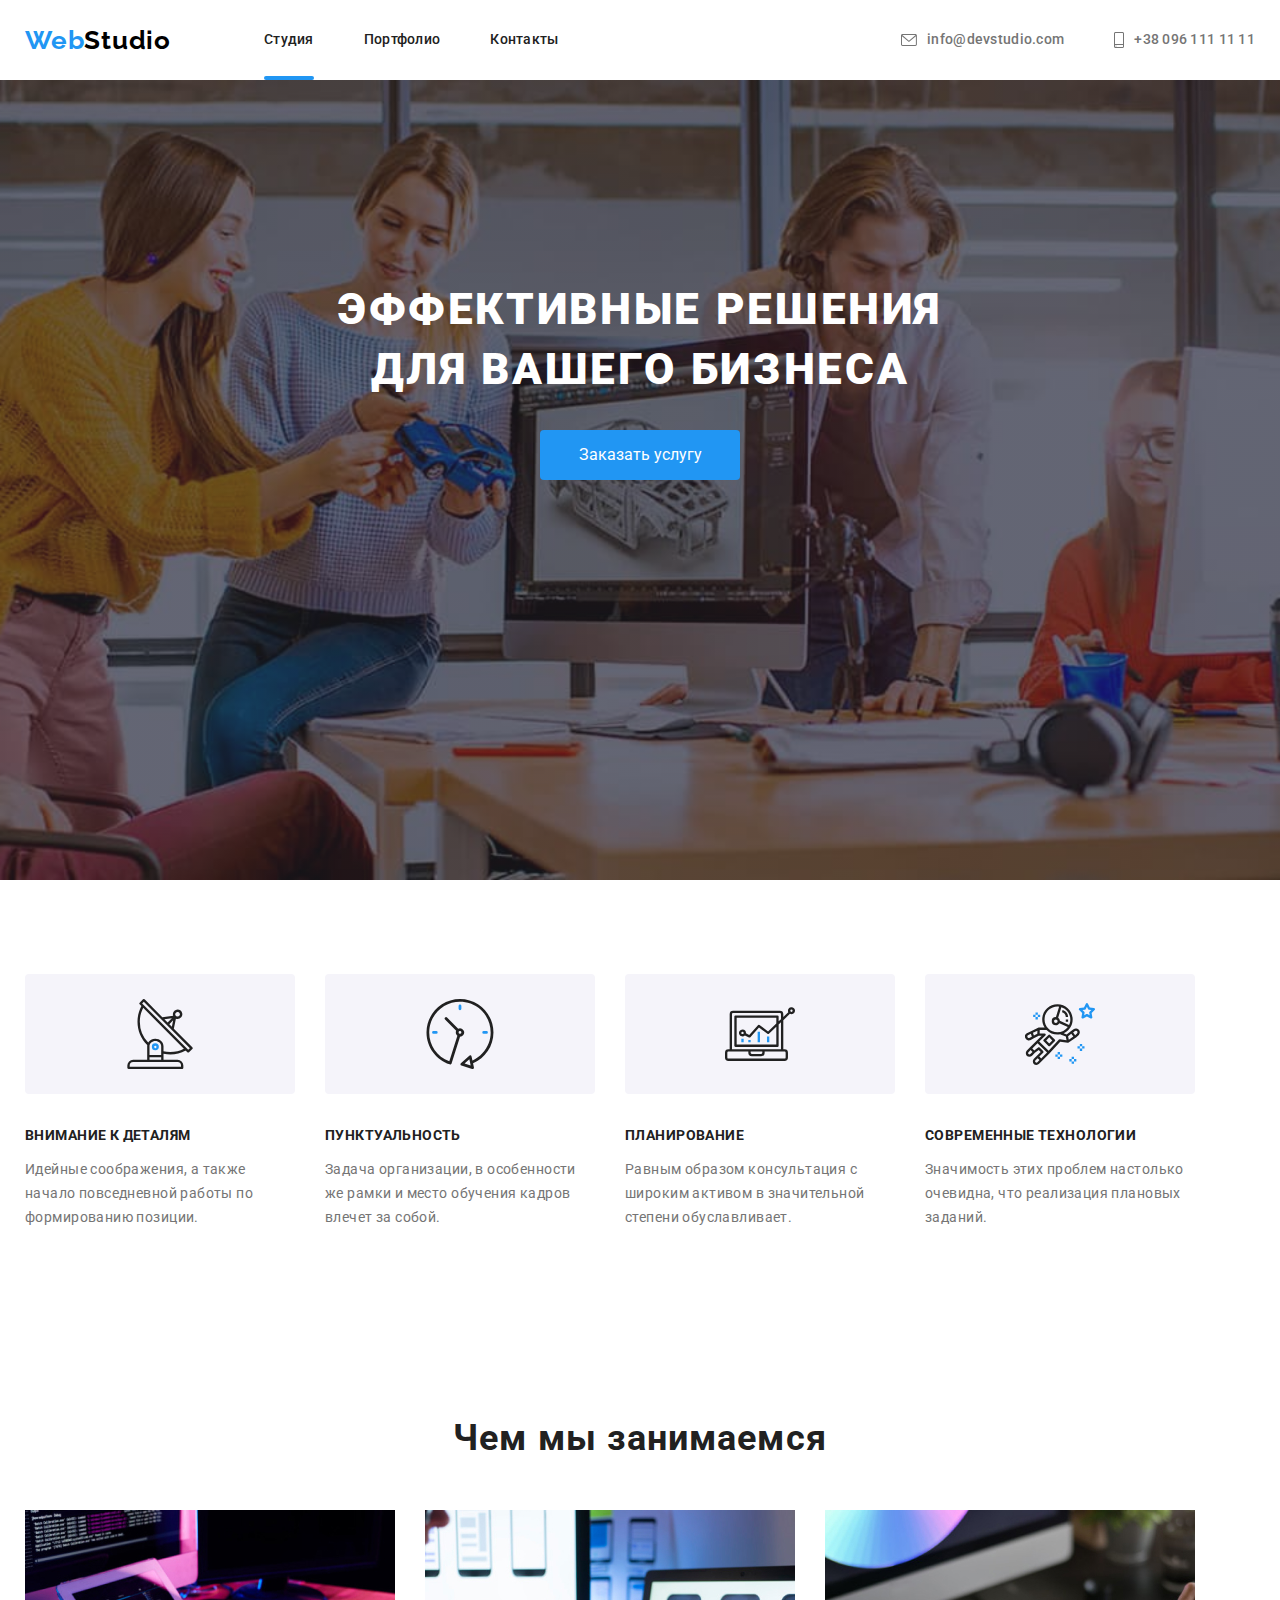
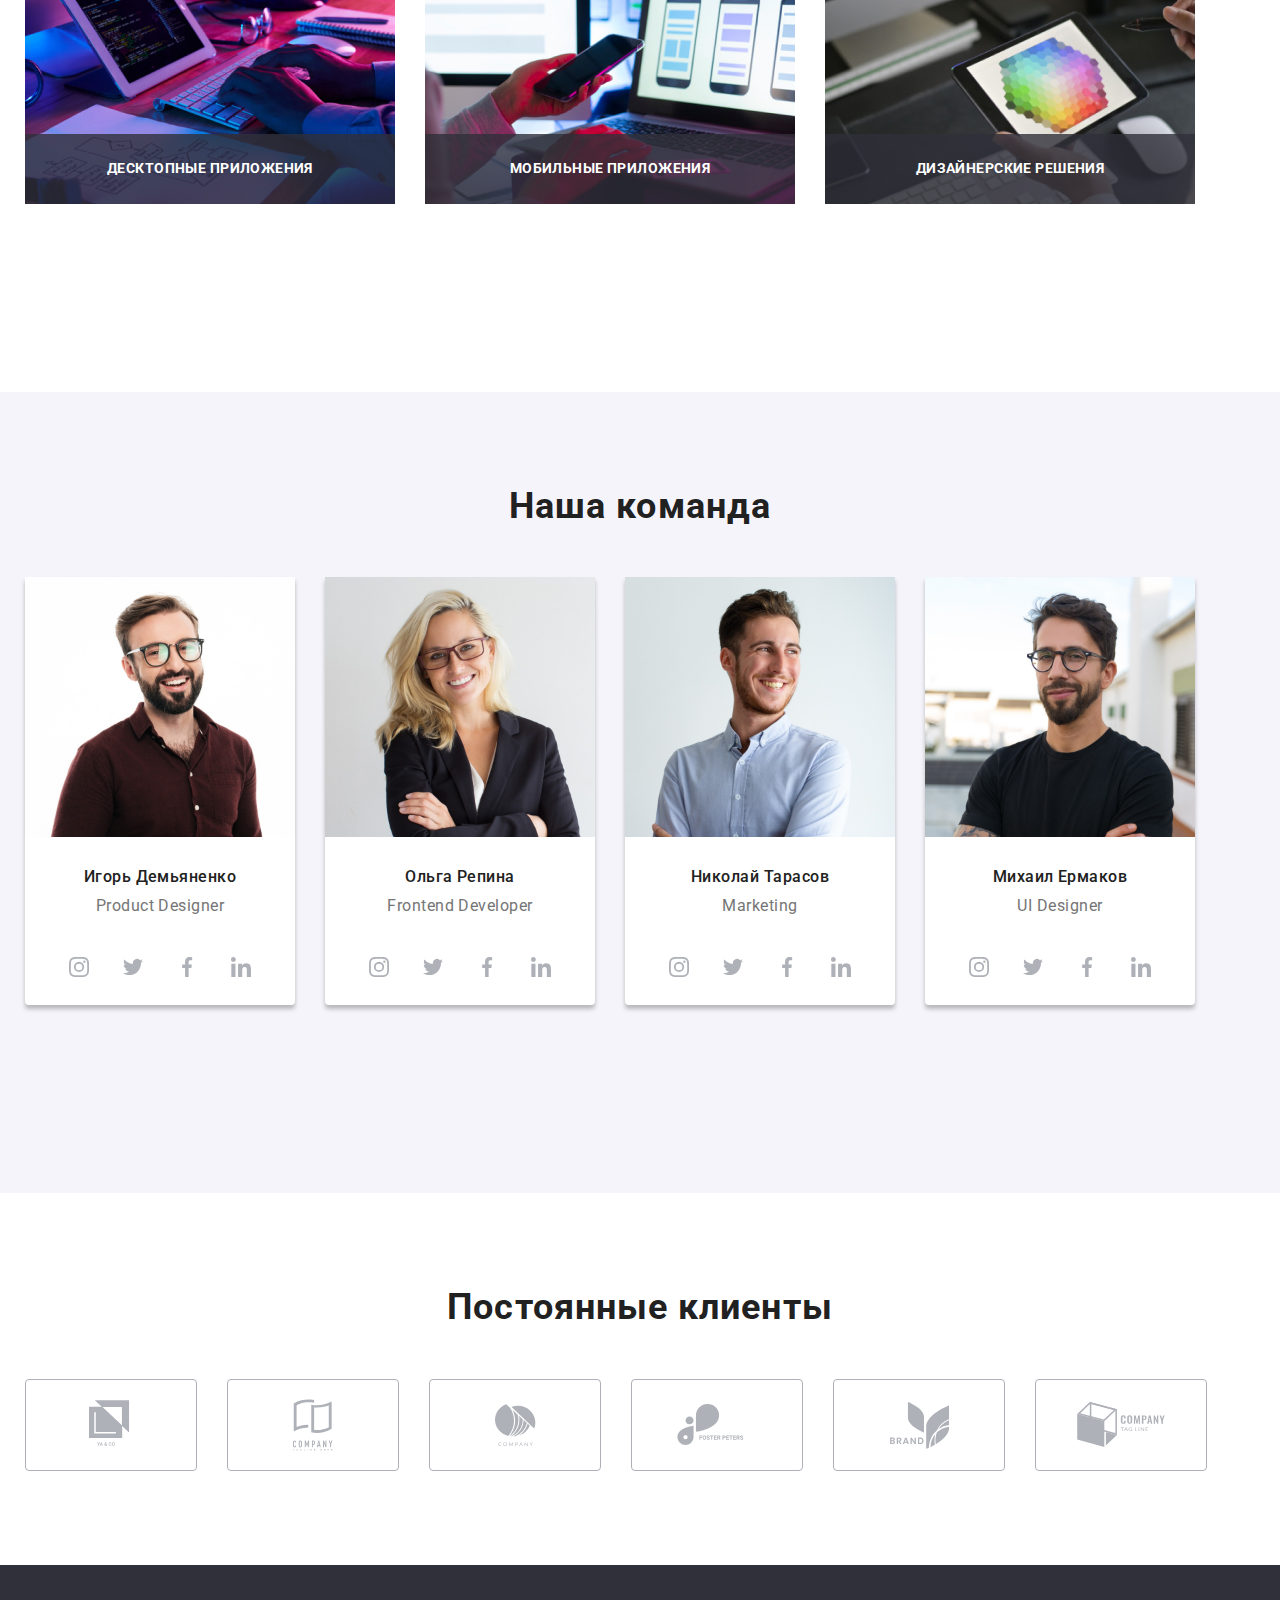
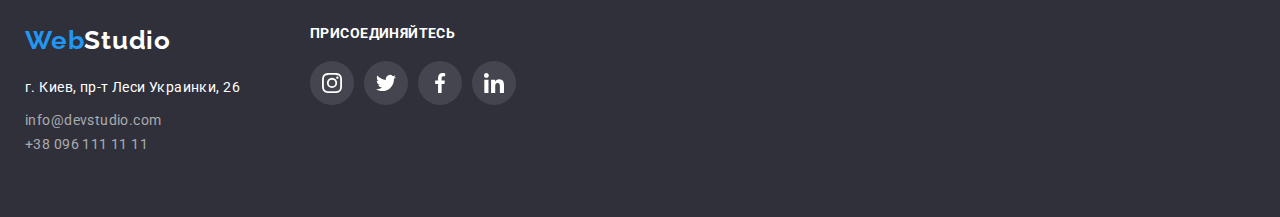
<file: index.html>
<!DOCTYPE html>
<html lang="ru">
<head>
    <meta charset="UTF-8">
    <meta http-equiv="X-UA-Compatible" content="IE=edge">
    <meta name="viewport" content="width=device-width, initial-scale=1.0">
    <meta name="description" content="Веб студия">
    <title>WebStudio</title>
<link rel="preconnect" href="https://fonts.gstatic.com">
<link href="https://fonts.googleapis.com/css2?family=Raleway:wght@700&family=Roboto:wght@400;500;700;900&display=swap"
    rel="stylesheet">
<link rel="stylesheet" href="https://cdnjs.cloudflare.com/ajax/libs/modern-normalize/1.0.0/modern-normalize.min.css"
    integrity="sha512-ISS7cAi1PEhQ8jnbJpJZMd29NlhNj4AWYyLOSp2CE/CsHxTCu+r+t0D2yoJudVrd0/8fTVPUVDzY5Tvli75u/g=="
    crossorigin="anonymous" />
    <link rel="stylesheet" href=" css/styles.css"/>

</head>
<body>
    <header id="logo" class="container nav-main">
        <a class="logo-color-text" href="#logo"><span class="logo-text">Web</span>Studio</a>
        <nav>
            <ul class="site-nav list">
                <li class="nav-item"><a class="link-header active-link-header" href="./index.html">Студия</a></li>
                <li class="nav-item"><a class="link-header" href="./portfolio.html">Портфолио</a></li>
                <li class="nav-item"><a class="link-header" href="#contacts">Контакты</a></li>
            </ul>
        </nav>
        <ul class="nav-contact-us-header list">
            <li class="nav-contact-us-item">
                <a class="contact-us-header" href="mailto:info@devstudio.com">
                    <svg class="contact-icon" width="16px" height="12px">
                        <use href="images/sprite.svg#icon-icon-envelope-contact"></use>
                    </svg>info@devstudio.com</a>
            </li>
            <li class="nav-contact-us-item">
                <a class="contact-us-header" href="tel:+380961111111">
                <svg class="contact-icon" width="10px" height="16px">
                    <use href="images/sprite.svg#icon-icon-smartphone-contact"></use>
                </svg>+38 096 111 11 11</a>
            </li>
        </ul>
    </header>

    <main>
        <section class="section-buy">
            <div class="container">
                <h1 class="main-title">Эффективные решения<br>для вашего бизнеса</h1>
                <div>
                    <button type="button" class="button-buy" data-modal-open>Заказать услугу</button>
                </div>
            </div>
        </section>


        <section class="section">
            <div class="container">
                <ul class="value-p-list list">
                    <li class="value-list">
                        <div class="icon-value">
                            <svg class="icon">
                                <use href="./images/sprite.svg#icon-icon-antenna-value"></use>
                            </svg>
                        </div>
                        <h3 class="title-company-value">Внимание к деталям</h3>
                        <p class="text-paragraph">
                            Идейные соображения, а также начало повседневной работы по формированию позиции.
                        </p>
                    </li>
                    <li class="value-list">
                        <div class="icon-value">
                            <svg class="icon">
                                <use href="./images/sprite.svg#icon-icon-clock-value"></use>
                            </svg>
                        </div>
                        <h3 class="title-company-value">Пунктуальность</h3>
                        <p class="text-paragraph">
                            Задача организации, в особенности же рамки и место обучения кадров влечет за собой.
                        </p>
                    </li>
                    <li class="value-list">
                        <div class="icon-value">
                            <svg class="icon">
                                <use href="./images/sprite.svg#icon-icon-diagram-value"></use>
                            </svg>
                        </div>
                        <h3 class="title-company-value">Планирование</h3>
                        <p class="text-paragraph">
                            Равным образом консультация с широким активом в значительной степени обуславливает.
                        </p>
                    </li>
                    <li class="value-list">
                        <div class="icon-value">
                            <svg class="icon">
                                <use href="./images/sprite.svg#icon-icon-astronaut-value"></use>
                            </svg>
                        </div>
                        <h3 class="title-company-value">Современные технологии</h3>
                        <p class="text-paragraph">
                            Значимость этих проблем настолько очевидна, что реализация плановых заданий.
                        </p>
                    </li>
                </ul>
            </div>
        </section>
        <section class="section">
            <div class="container">
                <h2 class="section-title">Чем мы занимаемся</h2>
                <div>
                    <ul class="what-we-do list">
                        <li class="what-we-do-item">
                            <div class="what-we-do-thumb">
                                <img src="images/sec-2-img-1.jpeg" alt="Планшет с клавиатурой" width="370">
                                <div class="what-we-do-p">
                                    <p class="what-we-do-text">Десктопные приложения</p>
                                </div>
                            </div>
                        </li>
                        <li class="what-we-do-item">
                            <div class="what-we-do-thumb">
                                <img src="images/sec-2-img-2.jpeg" alt="Ноутбук" width="370">
                                <div class="what-we-do-p">
                                    <p class="what-we-do-text">Мобильные приложения</p>
                                </div>
                            </div>
                        </li>
                        <li class="what-we-do-item">
                            <div class="what-we-do-thumb">
                                <img src="images/sec-2-img-3.jpeg" alt="Планшет" width="370">
                                <div class="what-we-do-p">
                                    <p class="what-we-do-text">Дизайнерские решения</p>
                                </div>
                            </div>
                        </li>
                    </ul>
                </div>
            </div>
        </section>
        <section class="section-our-team">
            <div class="container">
                <h2 class="section-title">Наша команда</h2>
                <ul class="our-team list">
        
                    <li class="our-team-item">
                        <img src="images/ihor-demianenko-product-designer.jpeg" alt="Игорь Демьяненко Product Designer"
                            width="270">
                        <h2 class="our-team-person">Игорь Демьяненко</h2>
                        <h3 class="our-team-title">Product Designer</h3>

                        <ul class="social-link list">
                            <li class="social-icon-item">
                                <a href=# class="social-icon-list" aria-label="instagram">
                                    <svg class="social-icon">
                                        <use href="images/sprite.svg#icon-icon-instagram"></use>
                                    </svg>
                                </a>
                            </li>

                            <li class="social-icon-item">
                                <a href=# class="social-icon-list" aria-label="twitter">
                                    <svg class="social-icon">
                                        <use href="images/sprite.svg#icon-icon-twitter"></use>
                                    </svg>
                                </a>
                            </li>


                            <li class="social-icon-item">
                                <a href=# class="social-icon-list" aria-label="facebook">
                                    <svg class="social-icon">
                                        <use href="images/sprite.svg#icon-icon-facebook"></use>
                                    </svg>
                                </a>
                            </li>


                            <li class="social-icon-item">
                                <a href=# class="social-icon-list" aria-label="linkedin">
                                    <svg class="social-icon">
                                        <use href="images/sprite.svg#icon-icon-linkedin"></use>
                                    </svg>
                                </a>
                            </li>
                        </ul>
                    </li>
        
                    <li class="our-team-item">
                        <img src="images/olha-repina-frontend-developer.jpeg" alt="Ольга Репина Frontend Developer" width="270">
                        <h2 class="our-team-person">Ольга Репина</h2>
                        <h3 class="our-team-title">Frontend Developer</h3>

                        <ul class="social-link list">
                            <li class="social-icon-item">
                                <a href=# class="social-icon-list" aria-label="instagram">
                                    <svg class="social-icon">
                                        <use href="images/sprite.svg#icon-icon-instagram"></use>
                                    </svg>
                                </a>
                            </li>
                        
                            <li class="social-icon-item">
                                <a href=# class="social-icon-list" aria-label="twitter">
                                    <svg class="social-icon">
                                        <use href="images/sprite.svg#icon-icon-twitter"></use>
                                    </svg>
                                </a>
                            </li>
                        
                        
                            <li class="social-icon-item">
                                <a href=# class="social-icon-list" aria-label="facebook">
                                    <svg class="social-icon">
                                        <use href="images/sprite.svg#icon-icon-facebook"></use>
                                    </svg>
                                </a>
                            </li>
                        
                        
                            <li class="social-icon-item">
                                <a href=# class="social-icon-list" aria-label="linkedin">
                                    <svg class="social-icon">
                                        <use href="images/sprite.svg#icon-icon-linkedin"></use>
                                    </svg>
                                </a>
                            </li>
                        </ul>



                    </li>
                    <li class="our-team-item">
                        <img src="images/nikolay-tarasov-marketing.jpeg" alt="Николай Тарасов Marketing" width="270">
                        <h2 class="our-team-person">Николай Тарасов</h2>
                        <h3 class="our-team-title">Marketing</h3>

                        <ul class="social-link list">
                            <li class="social-icon-item">
                                <a href=# class="social-icon-list" aria-label="instagram">
                                    <svg class="social-icon">
                                        <use href="images/sprite.svg#icon-icon-instagram"></use>
                                    </svg>
                                </a>
                            </li>
                        
                            <li class="social-icon-item">
                                <a href=# class="social-icon-list" aria-label="twitter">
                                    <svg class="social-icon">
                                        <use href="images/sprite.svg#icon-icon-twitter"></use>
                                    </svg>
                                </a>
                            </li>
                        
                        
                            <li class="social-icon-item">
                                <a href=# class="social-icon-list" aria-label="facebook">
                                    <svg class="social-icon">
                                        <use href="images/sprite.svg#icon-icon-facebook"></use>
                                    </svg>
                                </a>
                            </li>
                        
                        
                            <li class="social-icon-item">
                                <a href=# class="social-icon-list" aria-label="linkedin">
                                    <svg class="social-icon">
                                        <use href="images/sprite.svg#icon-icon-linkedin"></use>
                                    </svg>
                                </a>
                            </li>
                        </ul>



                    </li>
                    <li class="our-team-item">
                        <img src="images/mikhail-ermakov-ui-designer.jpeg" alt="Михаил Ермаков UI Designer" width="270">
                        <h2 class="our-team-person">Михаил Ермаков</h2>
                        <h3 class="our-team-title">UI Designer</h3>

                        <ul class="social-link list">
                            <li class="social-icon-item">
                                <a href=# class="social-icon-list" aria-label="instagram">
                                    <svg class="social-icon">
                                        <use href="images/sprite.svg#icon-icon-instagram"></use>
                                    </svg>
                                </a>
                            </li>
                        
                            <li class="social-icon-item">
                                <a href=# class="social-icon-list" aria-label="twitter">
                                    <svg class="social-icon">
                                        <use href="images/sprite.svg#icon-icon-twitter"></use>
                                    </svg>
                                </a>
                            </li>
                        
                        
                            <li class="social-icon-item">
                                <a href=# class="social-icon-list" aria-label="facebook">
                                    <svg class="social-icon">
                                        <use href="images/sprite.svg#icon-icon-facebook"></use>
                                    </svg>
                                </a>
                            </li>
                        
                        
                            <li class="social-icon-item">
                                <a href=# class="social-icon-list" aria-label="linkedin">
                                    <svg class="social-icon">
                                        <use href="images/sprite.svg#icon-icon-linkedin"></use>
                                    </svg>
                                </a>
                            </li>
                        </ul>
                    </li>
                </ul>
            </div>
        </section>

        <section class="our-client">
            <div class="container">
                <h2 class="section-title">Постоянные клиенты</h2>
                <ul class="our-client-list list">
                    <li class="client-list">
                        <a href=# class="our-client-item">
                            <svg class="our-client-logo" width="44.27px" height="49.23px">
                                <use href="images/sprite.svg#icon-icon-logo-1"></use>
                            </svg>
                        </a>
                    </li>
                    <li class="client-list">
                        <a href=# class="our-client-item">
                            <svg class="our-client-logo" width="40px" height="52px">
                                <use href="images/sprite.svg#icon-icon-logo-2"></use>
                            </svg>
                        </a>
                    </li>
                    <li class="client-list">
                        <a href=# class="our-client-item">
                            <svg class="our-client-logo" width="41px" height="42.6px">
                                <use href="images/sprite.svg#icon-icon-logo-3"></use>
                            </svg>
                        </a>
                    </li>
                    <li class="client-list">
                        <a href=# class="our-client-item">
                            <svg class="our-client-logo" width="79.66px" height="42.02px">
                                <use href="images/sprite.svg#icon-icon-logo-4"></use>
                            </svg>
                        </a>
                    </li>
                    <li class="client-list">
                        <a href=# class="our-client-item">
                            <svg class="our-client-logo" width="59px" height="47px">
                                <use href="images/sprite.svg#icon-icon-logo-5"></use>
                            </svg>
                        </a>
                    </li>
                    <li class="client-list">
                        <a href=# class="our-client-item">
                            <svg class="our-client-logo" width="88.48px" height="45.44px">
                                <use href="images/sprite.svg#icon-icon-logo-6"></use>
                            </svg>
                        </a>
                    </li>

                </ul>

            </div>

        </section>



        <footer class="footer">
            <div class="container logo-footer">
                <div class="block-address">
                    <a class="logo-text" href="#logo">Web<span class="logo-color-text-footer">Studio</span></a>
                    <address class="address-footer">г. Киев, пр-т Леси Украинки, 26</address>
                    <ul class="list">
                        <li><a class="contact-us-footer" href="mailto:info@devstudio.com">info@devstudio.com</a></li>
                        <li><a class="contact-us-footer" href="tel:+380961111111">+38 096 111 11 11</a></li>
                    </ul>
                </div>


                <div>

                    <h4 class="footer-social-title">Присоединяйтесь</h4>
                    <ul class="social-link list">
                        <li class="social-icon-item">
                            <a href=# class="social-icon-list-footer" aria-label="instagram">
                                <svg class="social-icon">
                                    <use href="images/sprite.svg#icon-icon-instagram"></use>
                                </svg>
                            </a>
                        </li>
                    
                        <li class="social-icon-item">
                            <a href=# class="social-icon-list-footer" aria-label="twitter">
                                <svg class="social-icon">
                                    <use href="images/sprite.svg#icon-icon-twitter"></use>
                                </svg>
                            </a>
                        </li>
                    
                    
                        <li class="social-icon-item">
                            <a href=# class="social-icon-list-footer" aria-label="facebook">
                                <svg class="social-icon">
                                    <use href="images/sprite.svg#icon-icon-facebook"></use>
                                </svg>
                            </a>
                        </li>
                    
                    
                        <li class="social-icon-item">
                            <a href=# class="social-icon-list-footer" aria-label="linkedin">
                                <svg class="social-icon">
                                    <use href="images/sprite.svg#icon-icon-linkedin"></use>
                                </svg>
                            </a>
                        </li>
                    </ul>
                </div>
            </div>          
        </footer>
    </main>

    <div class="backdrop is-hidden" data-modal>
        <div class="modal">

            <button class="icon-close-modal" data-modal-close>
                <svg class="button-close-modal" width="18px" height="18px">
                    <use href="images/sprite.svg#icon-icon-close-modal"></use>
                </svg></button>

        </div>

    </div>

    <script src="./js/modal.js"></script>
</body>
</html>
</file>
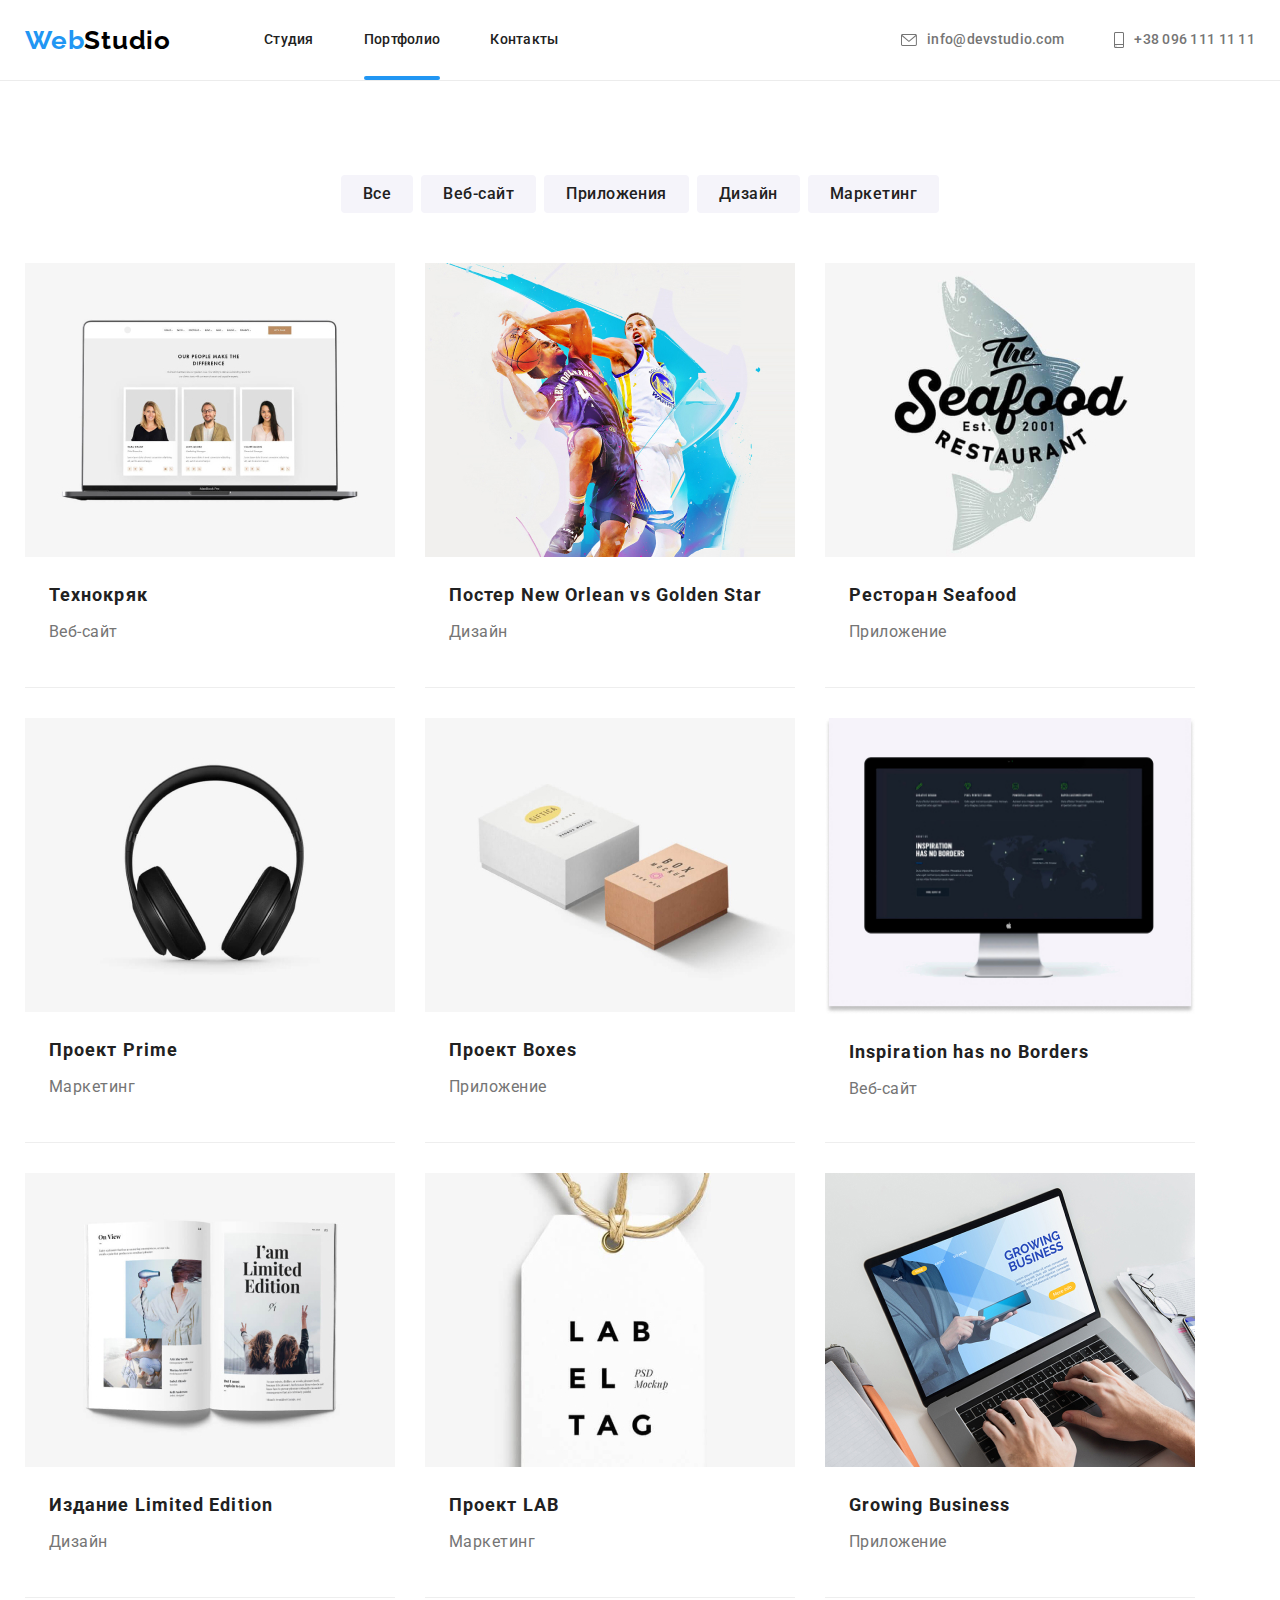
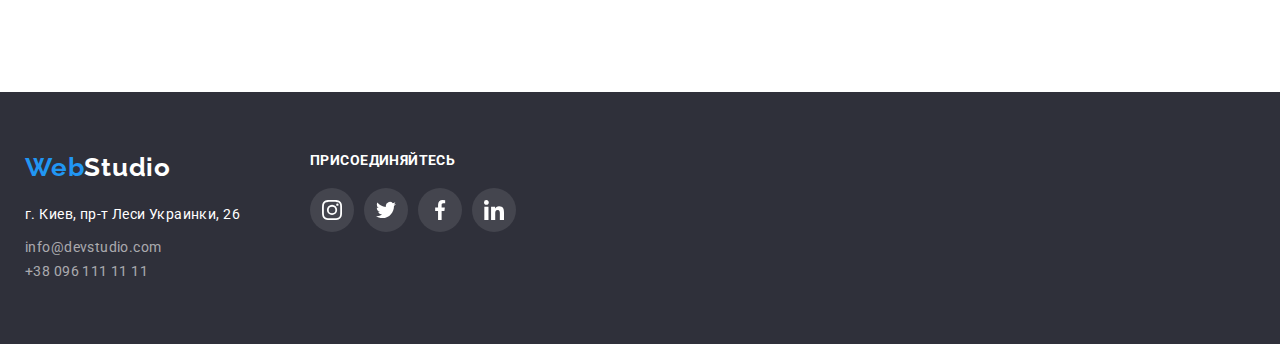
<file: portfolio.html>
<!DOCTYPE html>
<html lang="ru">
<head>
    <meta charset="UTF-8">
    <meta http-equiv="X-UA-Compatible" content="IE=edge">
    <meta name="viewport" content="width=device-width, initial-scale=1.0">
    <title>Document</title>

<link rel="preconnect" href="https://fonts.gstatic.com">
<link href="https://fonts.googleapis.com/css2?family=Raleway:wght@700&family=Roboto:wght@400;500;700;900&display=swap"
    rel="stylesheet">
    <link rel="stylesheet" href="https://cdnjs.cloudflare.com/ajax/libs/modern-normalize/1.0.0/modern-normalize.min.css"
        integrity="sha512-ISS7cAi1PEhQ8jnbJpJZMd29NlhNj4AWYyLOSp2CE/CsHxTCu+r+t0D2yoJudVrd0/8fTVPUVDzY5Tvli75u/g=="
        crossorigin="anonymous" />

<link rel="stylesheet" href=" css/styles.css" />
    

</head>
<body>

    <header id="logo" class="page-header">
        <div class="container nav-main">
            <a class="logo-color-text" href="#logo"><span class="logo-text">Web</span>Studio</a>
            <nav>
                <ul class="site-nav list">
                    <li class="nav-item"><a class="link-header" href="./index.html">Студия</a></li>
                    <li class="nav-item"><a class="link-header active-link-header" href="./portfolio.html">Портфолио</a></li>
                    <li class="nav-item"><a class="link-header" href="#contacts">Контакты</a></li>
                </ul>
            </nav>
            <ul class="nav-contact-us-header list">
                <li class="nav-contact-us-item">
                    <a class="contact-us-header" href="mailto:info@devstudio.com">
                        <svg class="contact-icon" width="16px" height="12px">
                            <use href="images/sprite.svg#icon-icon-envelope-contact"></use>
                        </svg>info@devstudio.com</a>
                </li>
                <li class="nav-contact-us-item">
                    <a class="contact-us-header" href="tel:+380961111111">
                        <svg class="contact-icon" width="10px" height="16px">
                            <use href="images/sprite.svg#icon-icon-smartphone-contact"></use>
                        </svg>+38 096 111 11 11</a>
                </li>
            </ul>
        </div>
    </header>


    <main>
        <section class="section">
            <div class="container">
                <div class="filter-button">
                    <button class="button-prtfl" type="button">Все</button>
                    <button class="button-prtfl" type="button">Веб-сайт</button>
                    <button class="button-prtfl" type="button">Приложения</button>
                    <button class="button-prtfl" type="button">Дизайн</button>
                    <button class="button-prtfl" type="button">Маркетинг</button>
                </div>
            </div>
    
            <div class="container">
                <ul class="products-list list">

                    <li class="product-item">
                            <a href="./portfolio.html" class="prtfl-card">
                                <div class="product-item-thumb">
                                    <img src="images/prtfl-img-1-technokriak.jpeg" alt="открый ноутбук" width="370">
                                    <div class="product-item-overlay-text">
                                        <p class="product-item-p-text">Технокряк это современная площадка распространения коронавируса. Компании используют
                                            эту платформу для цифрового
                                            шпионажа и атак на защищённые сервера конкурентов.</p>
                                    </div>
                                </div>
                                <h2 class="prtfl-card-title">Технокряк</h2>
                                <h3 class="prtfl-filtr-description web-site">Веб-сайт</h3>
                            </a> 
                    </li>

                    <li class="product-item">
                            <a href="./portfolio.html" class="prtfl-card">
                                <div class="product-item-thumb">
                                    <img src="images/prtfl-img-2-new-poster.jpeg" alt="игра в баскетбол" width="370">
                                    <div class="product-item-overlay-text">
                                        <p class="product-item-p-text">Технокряк это современная площадка распространения коронавируса. Компании используют
                                            эту платформу для цифрового
                                            шпионажа и атак на защищённые сервера конкурентов.</p>
                                    </div>
                                </div>
                                <h2 class="prtfl-card-title">Постер New Orlean vs Golden Star</h2>
                                <h3 class="prtfl-filtr-description design">Дизайн</h3>
                            </a>
                    </li>

                    <li class="product-item">
                            <a href="portfolio.html" class="prtfl-card">
                                <div class="product-item-thumb">
                                    <img src="images/prtfl-img-3-seafood.jpeg" alt="логотип ресторана морепродуктов" width="370">
                                    <div class="product-item-overlay-text">
                                        <p class="product-item-p-text">Технокряк это современная площадка распространения коронавируса. Компании используют
                                            эту платформу для цифрового
                                            шпионажа и атак на защищённые сервера конкурентов.</p>
                                    </div>
                                </div>
                                <h2 class="prtfl-card-title">Ресторан Seafood</h2>
                                <h3 class="prtfl-filtr-description app">Приложение</h3>
                            </a>
                    </li>
    
                    <li class="product-item">
                            <a href="portfolio.html" class="prtfl-card">
                                <div class="product-item-thumb">
                                    <img src="images/prtfl-img-4-prime.jpeg" alt="наушники" width="370">
                                    <div class="product-item-overlay-text">
                                        <p class="product-item-p-text">Технокряк это современная площадка распространения коронавируса. Компании используют
                                            эту платформу для цифрового
                                            шпионажа и атак на защищённые сервера конкурентов.</p>
                                    </div>
                                </div>
                                <h2 class="prtfl-card-title">Проект Prime</h2>
                                <h3 class="prtfl-filtr-description marketing">Маркетинг</h3>
                            </a>
                    </li>

                    <li class="product-item">
                            <a href="portfolio.html" class="prtfl-card">
                                <div class="product-item-thumb">
                                    <img src="images/prtfl-img-5-boxes.jpeg" alt="коробки" width="370">
                                    <div class="product-item-overlay-text">
                                        <p class="product-item-p-text">Технокряк это современная площадка распространения коронавируса. Компании используют
                                            эту платформу для цифрового
                                            шпионажа и атак на защищённые сервера конкурентов.</p>
                                    </div>
                                </div>
                                <h2 class="prtfl-card-title">Проект Boxes</h2>
                                <h3 class="prtfl-filtr-description app">Приложение</h3>
                            </a>
                    </li>

                    <li class="product-item">
                            <a href="portfolio.html" class="prtfl-card">
                                <div class="product-item-thumb">
                                    <img src="images/prtfl-img-6-inspiration.jpeg" alt="монитор" width="370">
                                    <div class="product-item-overlay-text">
                                        <p class="product-item-p-text">Технокряк это современная площадка распространения коронавируса. Компании используют
                                            эту платформу для цифрового
                                            шпионажа и атак на защищённые сервера конкурентов.</p>
                                    </div>
                                </div>
                                <h2 class="prtfl-card-title">Inspiration has no Borders</h2>
                                <h3 class="prtfl-filtr-description web-site">Веб-сайт</h3>
                            </a>
                    </li>

                    <li class="product-item">
                            <a href="portfolio.html" class="prtfl-card">
                                <div class="product-item-thumb">
                                    <img src="images/prtfl-img-7-limited.jpeg" alt="журнал" width="370">
                                    <div class="product-item-overlay-text">
                                        <p class="product-item-p-text">Технокряк это современная площадка распространения коронавируса. Компании используют
                                            эту платформу для цифрового
                                            шпионажа и атак на защищённые сервера конкурентов.</p>
                                    </div>
                                </div>
                                <h2 class="prtfl-card-title">Издание Limited Edition</h2>
                                <h3 class="prtfl-filtr-description design">Дизайн</h3>
                            </a>
                    </li>

                    <li class="product-item">
                            <a href="portfolio.html" class="prtfl-card">
                                <div class="product-item-thumb">
                                    <img src="images/prtfl-img-8-lab.jpeg" alt="бирка" width="370">
                                    <div class="product-item-overlay-text">
                                        <p class="product-item-p-text">Технокряк это современная площадка распространения коронавируса. Компании используют
                                            эту платформу для цифрового
                                            шпионажа и атак на защищённые сервера конкурентов.</p>
                                    </div>
                                </div>
                                <h2 class="prtfl-card-title">Проект LAB</h2>
                                <h3 class="prtfl-filtr-description marketing">Маркетинг</h3>
                            </a>
                    </li>

                    <li class="product-item">
                            <a href="portfolio.html" class="prtfl-card">
                                <div class="product-item-thumb">
                                    <img src="images/prtfl-img-9-growing.jpeg" alt="ноутбук" width="370">
                                    <div class="product-item-overlay-text">
                                        <p class="product-item-p-text">Технокряк это современная площадка распространения коронавируса. Компании используют
                                            эту платформу для цифрового
                                            шпионажа и атак на защищённые сервера конкурентов.</p>
                                    </div>
                                </div>
                                <h2 class="prtfl-card-title">Growing Business</h2>
                                <h3 class="prtfl-filtr-description app">Приложение</h3>
                            </a>
                    </li>
                </ul>
            </div>
        </section>
    
    </main>



    <footer class="footer">
        <div class="container logo-footer">
            <div class="block-address">
                <a class="logo-text" href="#logo">Web<span class="logo-color-text-footer">Studio</span></a>
                <address class="address-footer">г. Киев, пр-т Леси Украинки, 26</address>
                <ul class="list">
                    <li><a class="contact-us-footer" href="mailto:info@devstudio.com">info@devstudio.com</a></li>
                    <li><a class="contact-us-footer" href="tel:+380961111111">+38 096 111 11 11</a></li>
                </ul>
            </div>
    
    
            <div>
    
                <h4 class="footer-social-title">Присоединяйтесь</h4>
                <ul class="social-link list">
                    <li class="social-icon-item">
                        <a href=# class="social-icon-list-footer" aria-label="instagram">
                            <svg class="social-icon">
                                <use href="images/sprite.svg#icon-icon-instagram"></use>
                            </svg>
                        </a>
                    </li>
    
                    <li class="social-icon-item">
                        <a href=# class="social-icon-list-footer" aria-label="twitter">
                            <svg class="social-icon">
                                <use href="images/sprite.svg#icon-icon-twitter"></use>
                            </svg>
                        </a>
                    </li>
    
    
                    <li class="social-icon-item">
                        <a href=# class="social-icon-list-footer" aria-label="facebook">
                            <svg class="social-icon">
                                <use href="images/sprite.svg#icon-icon-facebook"></use>
                            </svg>
                        </a>
                    </li>
    
    
                    <li class="social-icon-item">
                        <a href=# class="social-icon-list-footer" aria-label="linkedin">
                            <svg class="social-icon">
                                <use href="images/sprite.svg#icon-icon-linkedin"></use>
                            </svg>
                        </a>
                    </li>
                </ul>
            </div>
        </div>
    </footer>
    
    
    
    
       
</body>
</html>
</file>
